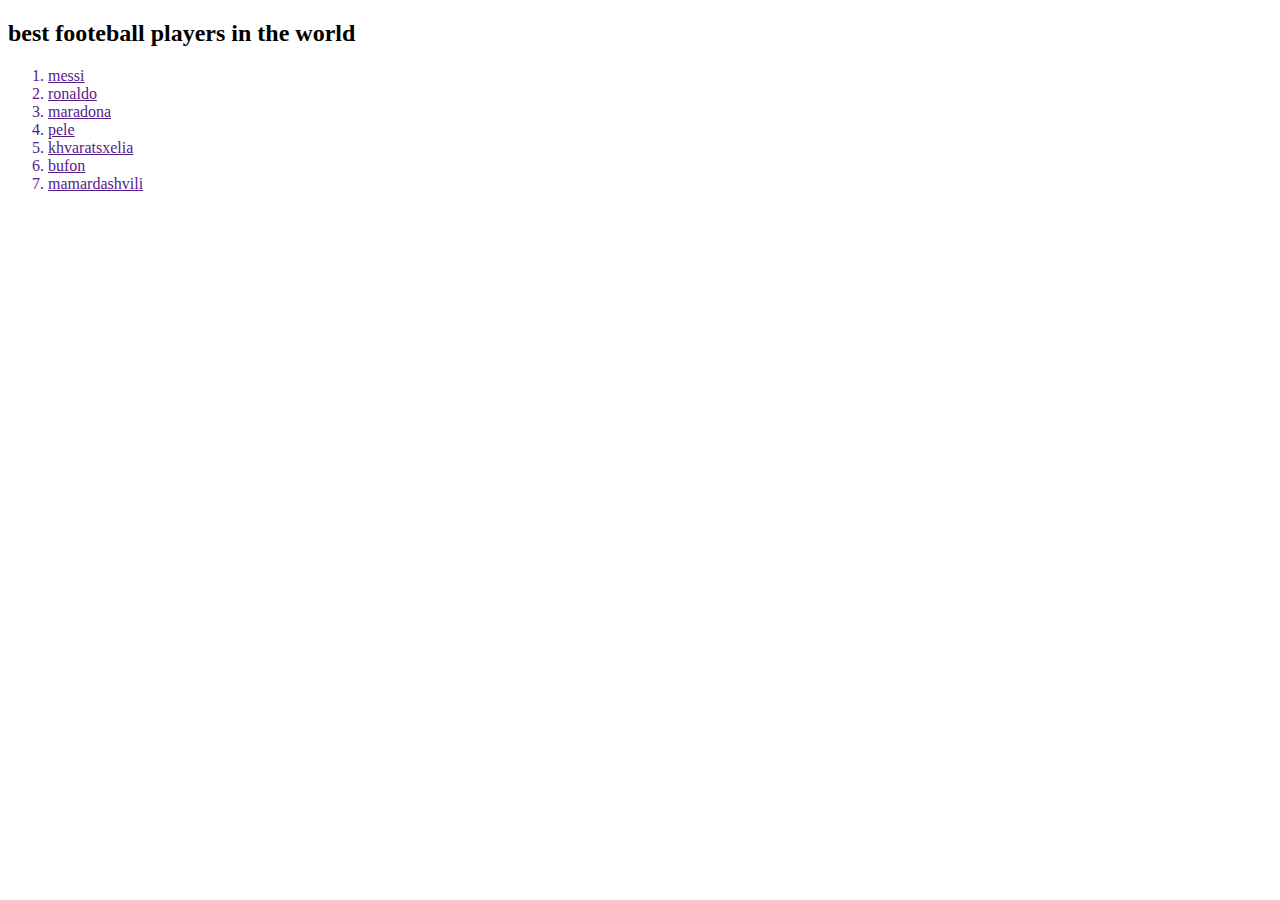
<file: day 013/homework/index.html>
<!DOCTYPE html>
<html lang="en">
<head>
    <meta charset="UTF-8">
    <meta name="viewport" content="width=device-width, initial-scale=1.0">
    <link rel="stylesheet" href="style.css">
    <title>lists</title>
</head>
<body>
    <div class="divclass">
        <div class="divclas2">
            <h2>best footeball players in the world</h2>
            <ol>
                <a href=""><li>messi</li></a>
                <a href=""><li>ronaldo</li></a>
                <a href=""><li>maradona</li></a>
                <a href=""><li>pele</li></a>
                <a href=""><li>khvaratsxelia</li></a>
                <a href=""><li>bufon</li></a>
                <a href=""><li>mamardashvili</li></a>
            </ol>
        </div>
    </div>
</body>
</html>
</file>
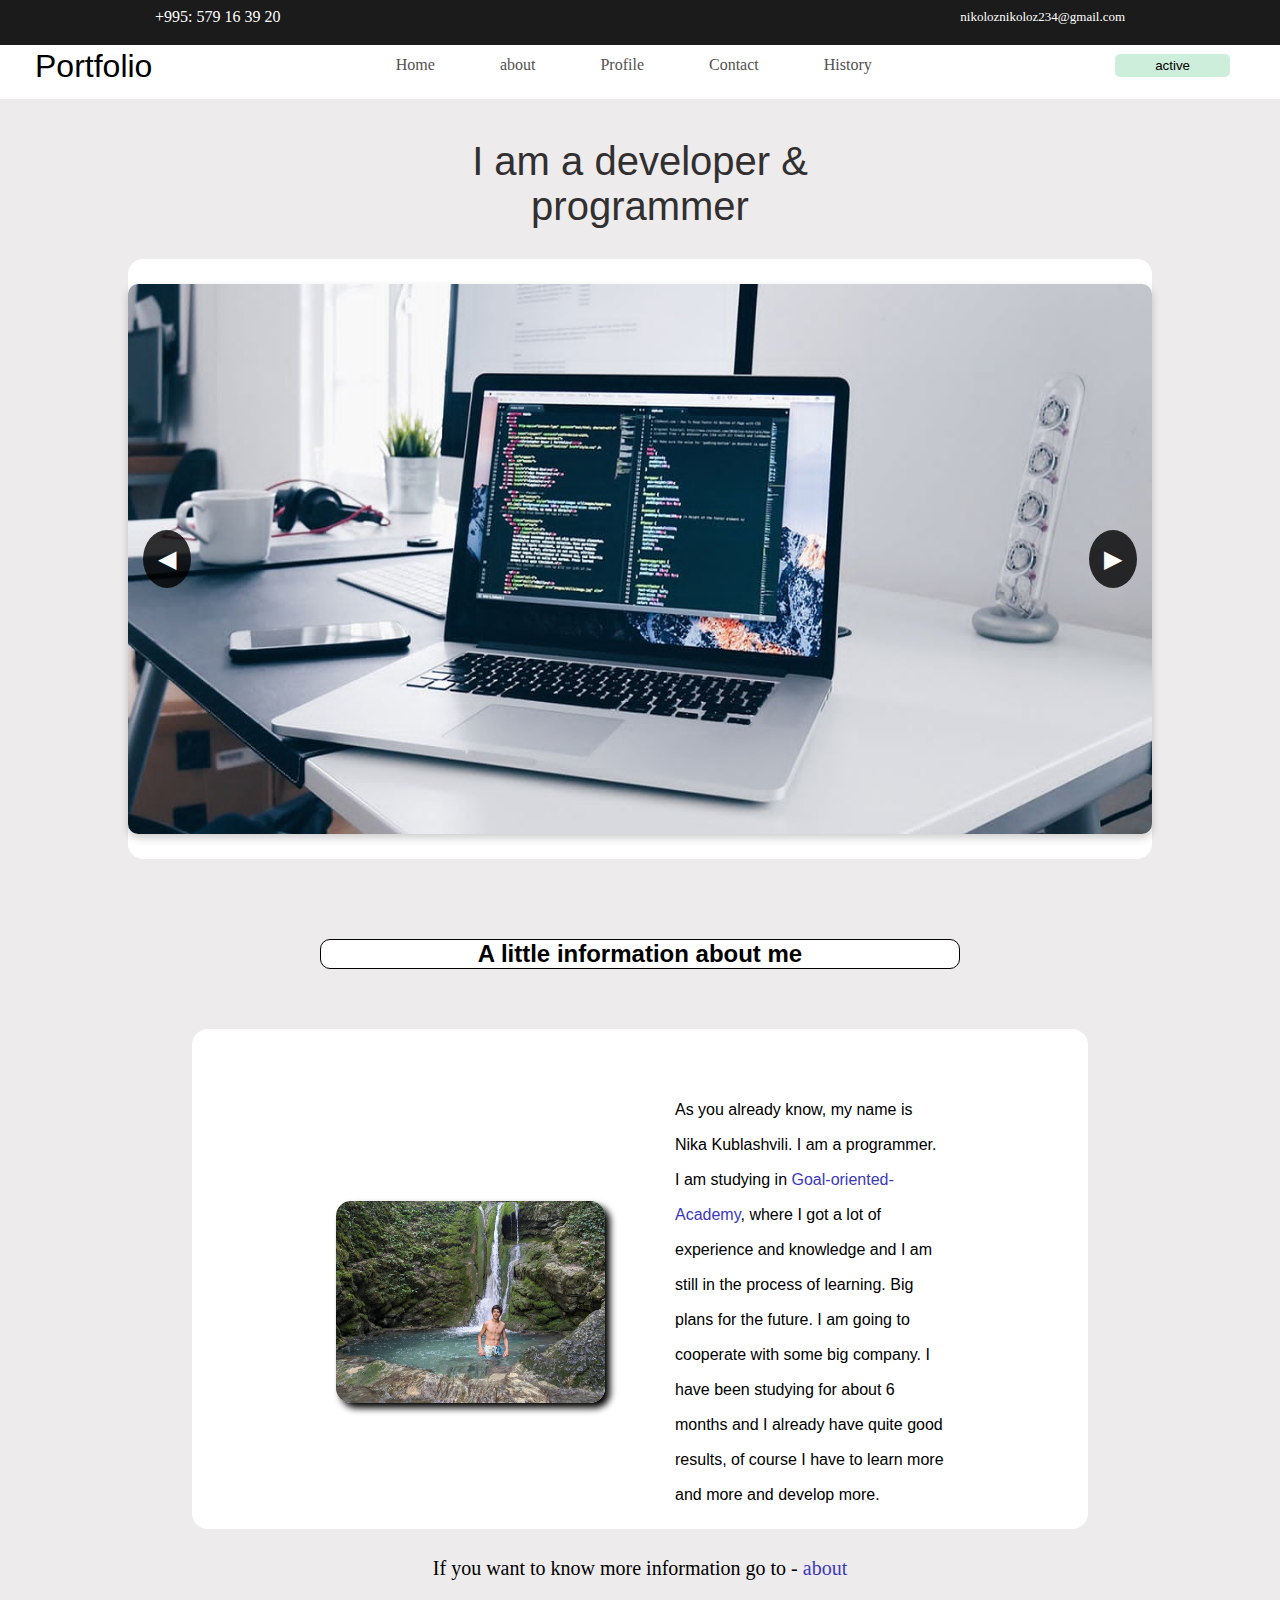
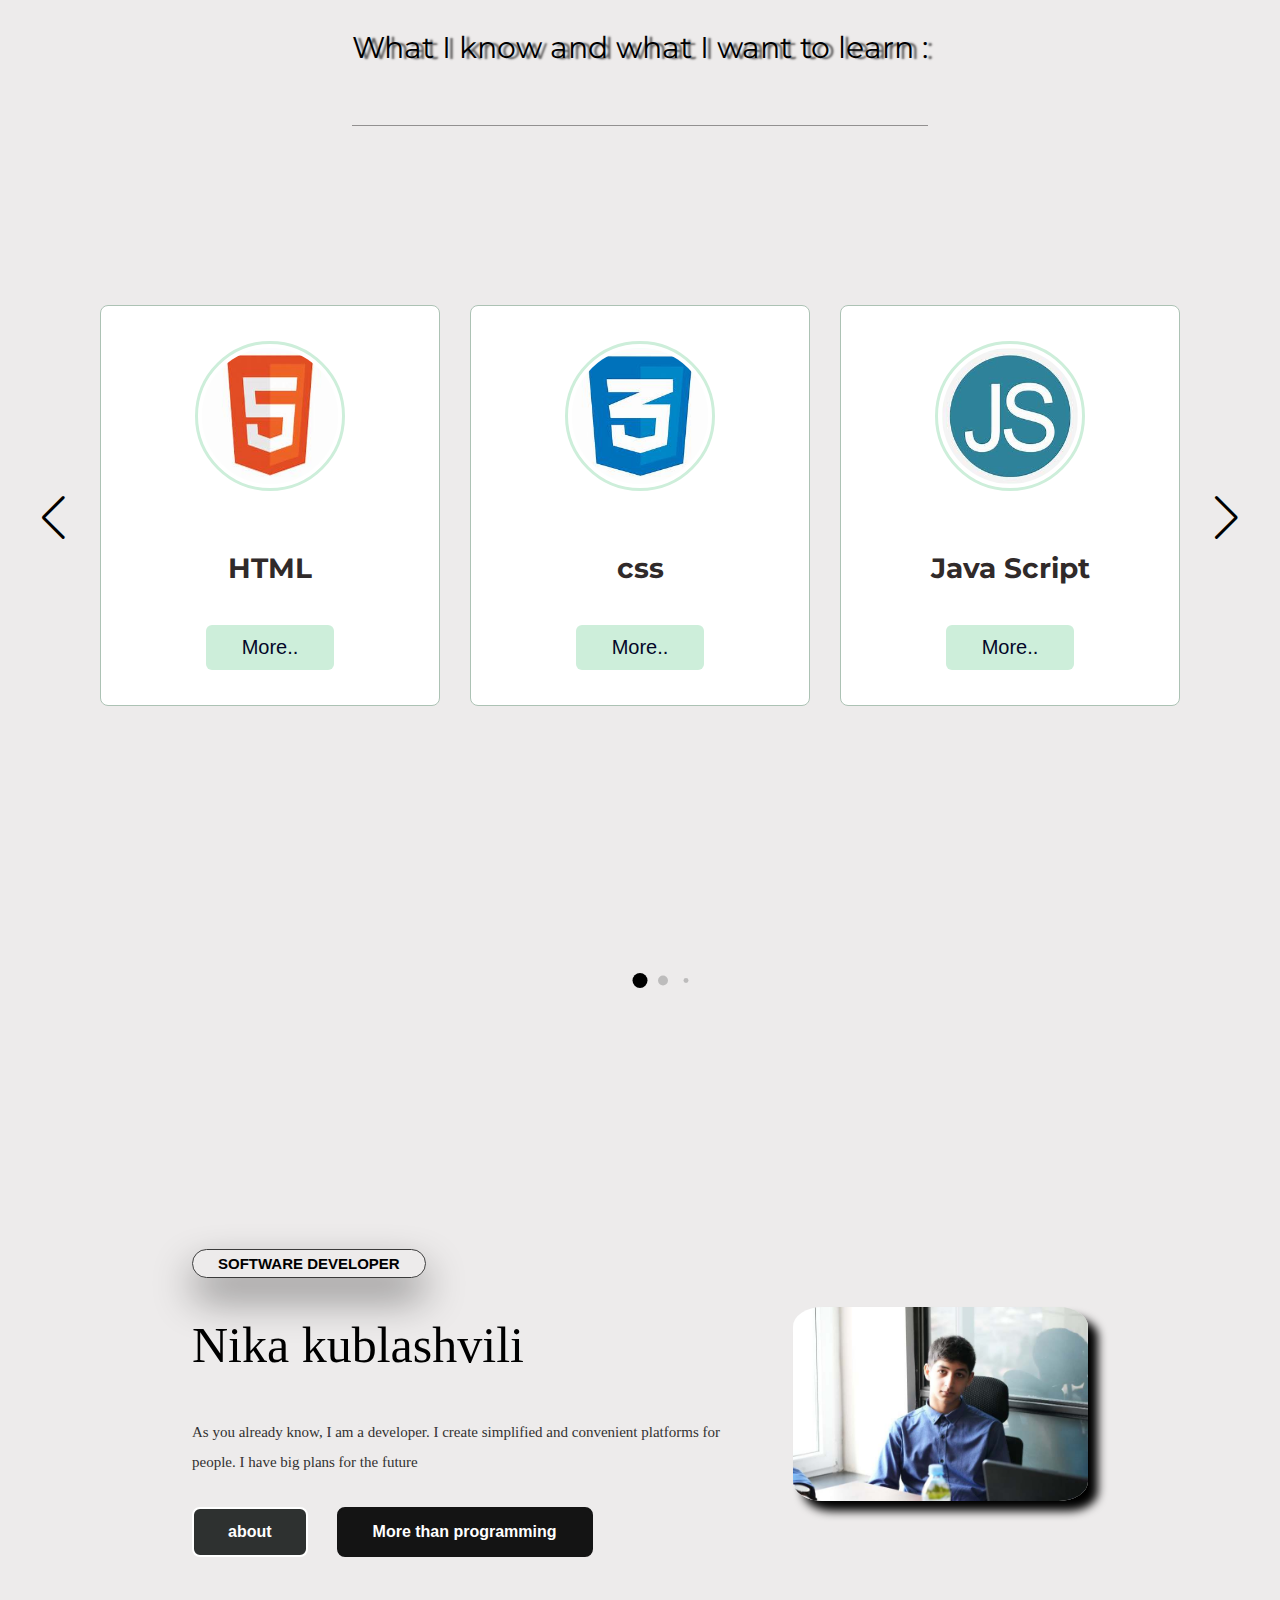
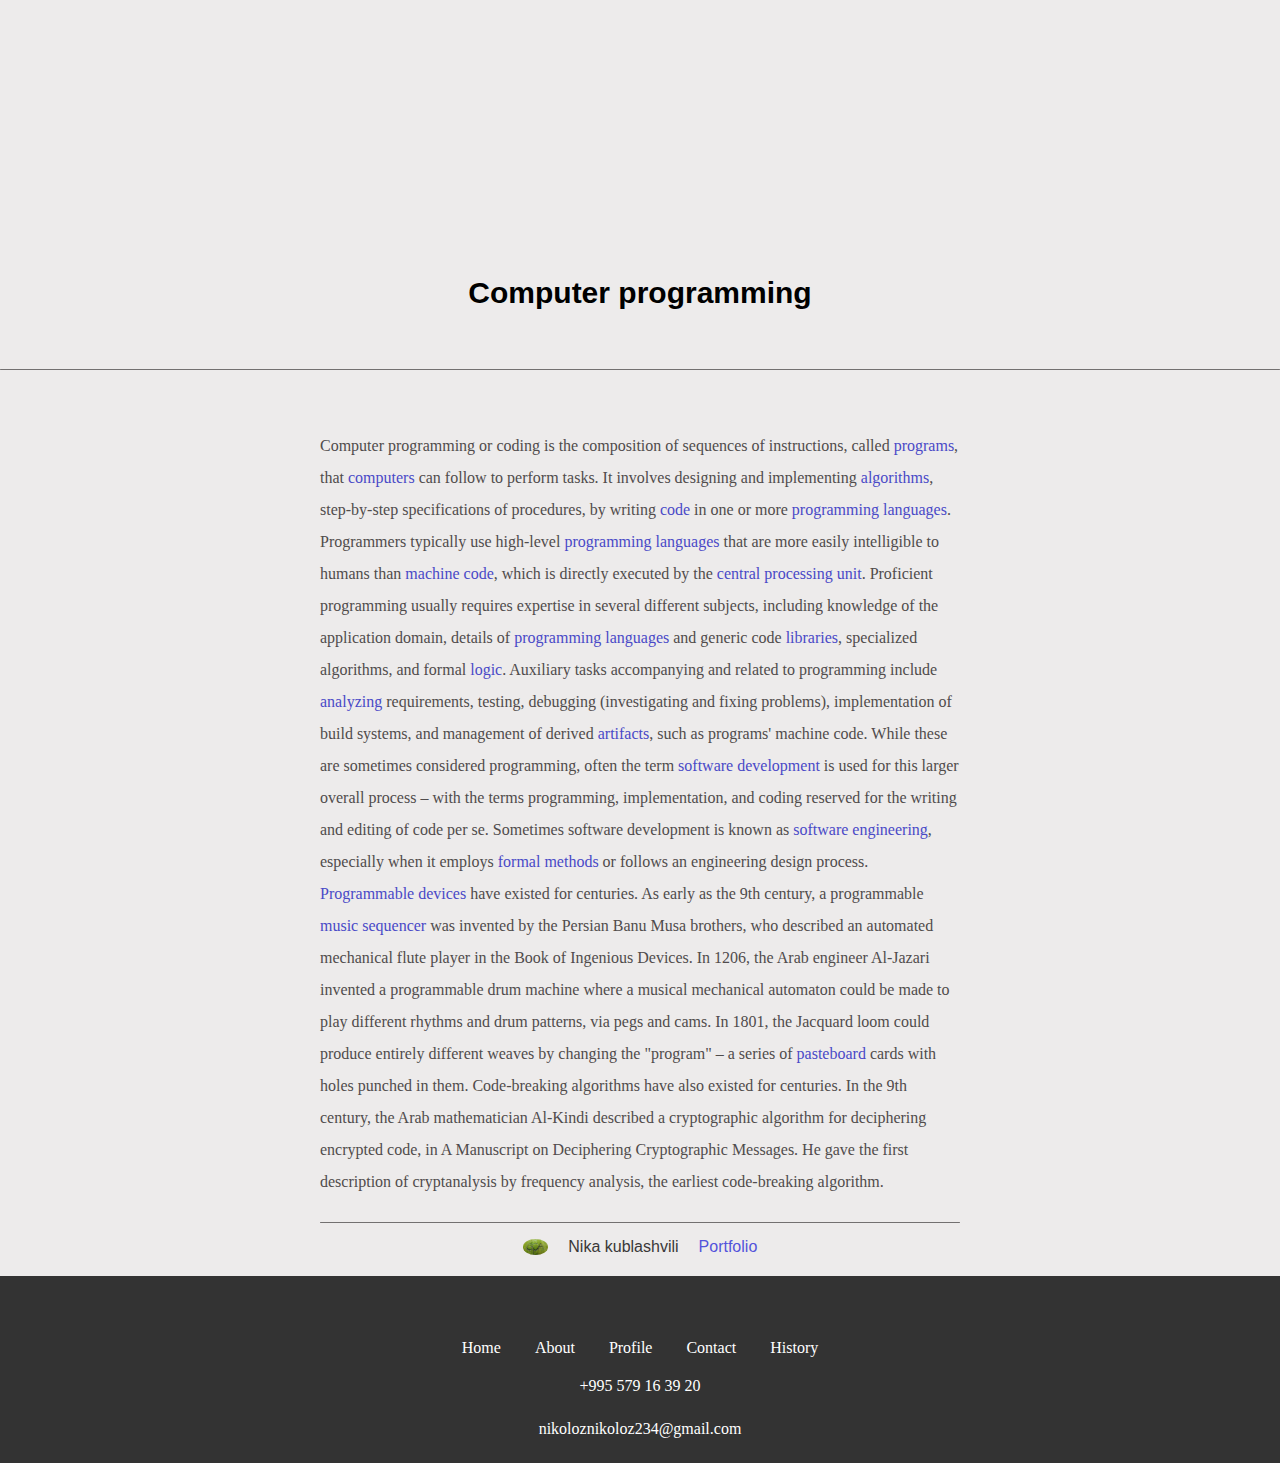
<file: day 015/homework/index.html>
<!DOCTYPE html>
<html lang="en">
<head>
    <meta charset="UTF-8">
    <meta name="viewport" content="width=device-width, initial-scale=1.0">
    <link rel="icon" href="/imgs/448883377_483428941006440_1762105436605255542_n.jpg" type="x-icon">
    <link rel="stylesheet" href="https://cdnjs.cloudflare.com/ajax/libs/font-awesome/6.6.0/css/all.min.css"
    integrity="sha512-Kc323vGBEqzTmouAECnVceyQqyqdsSiqLQISBL29aUW4U/M7pSPA/gEUZQqv1cwx4OnYxTxve5UMg5GT6L4JJg=="
    crossorigin="anonymous" referrerpolicy="no-referrer" />
    <link rel="preconnect" href="https://fonts.googleapis.com">
    <link rel="preconnect" href="https://fonts.gstatic.com" crossorigin>
    <link href="https://fonts.googleapis.com/css2?family=Montserrat:ital,wght@0,100..900;1,100..900&display=swap" rel="stylesheet">
    <link rel="stylesheet" href="https://cdn.jsdelivr.net/npm/swiper@11/swiper-bundle.min.css">
    <link rel="stylesheet" href="style.css">
    <title>Nika Kublashvili</title>
</head>
<body>
    <section class="HeaderUP-container">
        <div class="HeaderUP_container-parent">
            <div class="HeaderUP_container-child">
                <p class="HeaderUP-Number">+995: 579 16 39 20</p>
                <div class="HeaderUP-DIViconPARENT">
                    <a href="https://www.facebook.com/profile.php?id=100074950125640"><i class="fa-brands fa-facebook"></i></a>
                    <a href="https://www.facebook.com/messages/e2ee/t/7140238546072002"><i class="fa-brands fa-facebook-messenger"></i></a>
                    <a href="https://discord.com/channels/@me"><i class="fa-brands fa-discord"></i></a>
                </div>
                <p class="HeaderUP-GMAIL">nikoloznikoloz234@gmail.com</p>
            </div>
        </div>
    </section>
    <header class="Header-container">
        <div class="Header-containerINNER">
            <div class="Header-containerparent">
                <h1 class="Header-containerchildH1">Portfolio</h1>
                <nav class="Header-containerNAV">
                    <ul class="Header-containerNAVul">
                        <li class="Header-containerNAVli">
                            <a class="Header-containerNAVa" href="#">Home</a>
                        </li>
                    </ul>
                    <ul class="Header-containerNAVul">
                        <li class="Header-containerNAVli">
                            <a class="Header-containerNAVa" href="#">about</a>
                        </li>
                    </ul>
                    <ul class="Header-containerNAVul">
                        <li class="Header-containerNAVli">
                            <a class="Header-containerNAVa" href="#">Profile</a>
                        </li>
                    </ul>
                    <ul class="Header-containerNAVul">
                        <li class="Header-containerNAVli">
                            <a class="Header-containerNAVa" href="#">Contact</a>
                        </li>
                    </ul>
                    <ul class="Header-containerNAVul">
                        <li class="Header-containerNAVli">
                            <a class="Header-containerNAVa" href="#">History</a>
                        </li>
                    </ul>
                </nav>
                <div class="Header-containerNAVbuttonPARENT">
                    <button class="Header-containerNAVbutton">active</button>
                </div>
                <!--icon button-->
                <button class="Header-menu-toggle">
                    &#9776; 
                </button>
            </div>
        </div>
    </header>
    <main class="main-container">

        <div class="Main-upTEXTparent">
            <p class="Main-upTEXTchild1">I am a developer &</p>
            <p class="Main-upTEXTchild2">programmer</p>
        </div>
        <div class="DIV-container">
            <div class="slider-underCONTAINER">
        
                <div class="slider">
                    <div class="slides">
                        <img class="slide" src="/day 15/homework/img/foto1.jpg" alt="code_img">
                        <img class="slide" src="/day 15/homework/img/foto2.jpg" alt="code_img">
                        <img class="slide" src="/day 15/homework/img/foto3.jpg" alt="code_img">
                        <img class="slide" src="/day 15/homework/img/foto4.jpg" alt="code_img">
                        <img class="slide" src="/day 15/homework/img/foto5.jpg" alt="code_img">
                    </div>
                    <button class="prev"></button>
                    <button class="next"></button>
                </div>
            </div>
        </div>

        <div class="Little_information-HEADING">
            <h2 class="Little_information-HEADINGitem">
                A little information about me
            </h2>
        </div>
        <div class="little_INFORMATION-containerPARENT">
            <div class="little_INFORMATION-containerCHILD">
                <div class="little_INFORMATION-parent">
                    <img class="little_INFORMATION-containerPARENTimg" src="/day 15/homework/img/me.jpg" alt="My-IMG">
                    <p class="little_INFORMATION-containerPARENTp">As you already know, my name is Nika Kublashvili. I am a programmer.
                    I am studying in <a href="#">Goal-oriented-Academy</a>, where I got a lot of experience and knowledge and I am
                    still in the process of learning. Big plans for the future. I am going to cooperate
                    with some big company. I have been studying for about 6 months and I already have
                    quite good results, of course I have to learn more and more and develop more.</p>
                </div>

                <div class="More_information-DIV">
                    <p class="More_information-ITEM">If you want to know more information go to - <a href="#">about</a></p>
                </div>
            </div>
        </div>

        <div class="program_leangude-headPARENT">
            <p class="program_leangude-headchild">What I know and what I want to learn :</p>
        </div>

        <div class="container swiper">
            <div class="slider-wrapper">
                <div class="card-list swiper-wrapper">
                    <div class="card-item swiper-slide">
                        <img class="user-image" src="/day 15/homework/img/html.jpg" alt="Program languade img">
                        <h2 class="user-name">HTML</h2>
                        <p class="user-profession"><i class="fa-solid fa-check"></i></p>
                        <button class="message-button">More..</button>
                    </div>
    
                    <div class="card-item swiper-slide">
                        <img class="user-image" src="/day 15/homework/img/css.jpg" alt="Program languade img">
                        <h2 class="user-name">css</h2>
                        <p class="user-profession"><i class="fa-solid fa-check"></i></p>
                        <button class="message-button">More..</button>
                    </div>
    
                    <div class="card-item swiper-slide">
                        <img class="user-image" src="/day 15/homework/img/js.jpg" alt="Program languade img">
                        <h2 class="user-name">Java Script</h2>
                        <p class="user-profession"><i class="fa-solid fa-check"></i></p>
                        <button class="message-button">More..</button>
                    </div>
    
                    <div class="card-item swiper-slide">
                        <img class="user-image" src="/day 15/homework/img/python.jpg" alt="Program languade img">
                        <h2 class="user-name">python</h2>
                        <p class="user-profession"><i class="fa-solid fa-check"></i></p>
                        <button class="message-button">More..</button>
                    </div>
    
                
                    <div class="card-item swiper-slide">
                        <img class="user-image" src="/day 15/homework/img/C++.jpg" alt="Program languade img">
                        <h2 class="user-name">c++</h2>
                        <p class="user-profession"><i class="fa-solid fa-x"></i></p>
                        <button class="message-button">More..</button>
                    </div>
    
                    <div class="card-item swiper-slide">
                        <img class="user-image" src="/day 15/homework/img/C.jpg" alt="Program languade img">
                        <h2 class="user-name">C</h2>
                        <p class="user-profession"><i class="fa-solid fa-x"></i></p>
                        <button class="message-button">More..</button>
                    </div>
    
 
                </div>
    
                <div class="swiper-pagination"></div>
                <div class="swiper-slide-button swiper-button-prev"></div>
                <div class="swiper-slide-button swiper-button-next"></div>
            </div>
        </div>
        
        <div class="home">
            <div class="home-text">
                <span>Software Developer</span>
                <p class="FUllname">Nika kublashvili</p>
                <p class="aboutP">As you already know, I am a developer. I create simplified and convenient platforms for people. I have big plans for the future</p>
                <div class="main-btn">
                    <a class="btn" href="#">about</a>
                    <a class="btn two" href="#">More than programming</a>
                </div>
            </div>
    
            <div class="home-img">
                <img src="/day 15/homework/img/me 2.jpg" alt="My-img">
            </div>
        </div>

        <div class="program-historyUPheadPARENT">
            <h3 class="program-historyUPheadchild">
                Computer programming
            </h3>
        </div>

        <div class="program-historyCONTAINER">
            <div class="program-historyPARENT">
                <p class="program-historychild">
                    Computer programming or coding is the composition of sequences of instructions, 
                    called <a href="#">programs</a>, that <a href="#">computers</a> can follow to perform tasks. It involves
                    designing and implementing <a href="#">algorithms</a>, step-by-step specifications of procedures, 
                    by writing <a href="#">code</a> in one or more <a href="#">programming languages</a>. Programmers typically use
                    high-level <a href="#">programming languages</a> that are more easily intelligible to humans than
                    <a href="#">machine code</a>, which is directly executed by the <a href="#">central processing unit</a>. Proficient
                    programming usually requires expertise in several different subjects, including knowledge
                    of the application domain, details of <a href="#">programming languages</a> and generic code <a href="#">libraries</a>,
                    specialized algorithms, and formal <a href="#">logic</a>.
                    Auxiliary tasks accompanying and related to programming include <a href="#">analyzing</a> requirements, 
                    testing, debugging (investigating and fixing problems), implementation of build systems, 
                    and management of derived <a href="#">artifacts</a>, such as programs' machine code. While these are sometimes
                    considered programming, often the term <a href="#">software development</a> is used for this larger overall 
                    process – with the terms programming, implementation, and coding reserved for the writing
                    and editing of code per se. Sometimes software development is known as <a href="#">software engineering</a>,
                    especially when it employs <a href="#">formal methods</a> or follows an engineering design process.
                    <a href="#">Programmable devices</a> have existed for centuries. As early as the 9th century, a programmable <a href="#">music
                    sequencer</a> was invented by the Persian Banu Musa brothers, who described an automated mechanical 
                    flute player in the Book of Ingenious Devices. In 1206, the Arab engineer Al-Jazari invented 
                    a programmable drum machine where a musical mechanical automaton could be made to play different rhythms
                    and drum patterns, via pegs and cams. In 1801, the Jacquard loom could produce entirely different
                    weaves by changing the "program" – a series of <a href="#">pasteboard</a> cards with holes punched in them.
                    Code-breaking algorithms have also existed for centuries. In the 9th century, the Arab mathematician
                    Al-Kindi described a cryptographic algorithm for deciphering encrypted code, in A Manuscript on 
                    Deciphering Cryptographic Messages. He gave the first description of cryptanalysis by frequency
                    analysis, the earliest code-breaking algorithm.
                </p>
            </div>
        </div>

        <script src="https://cdn.jsdelivr.net/npm/swiper@11/swiper-bundle.min.js"></script>
    </main>

    <section>
        <div class="footer-logoDIV">
            <img src="/day 15/homework/img/goa.jpg" alt="My-img">
            <p>Nika kublashvili</p>
            <a href="./index.html">Portfolio</a>
        </div>
    </section>

    <footer class="footer-container">
        <div class="footer-social-links">
            <a href="#"><i class="fa-brands fa-facebook"></i></a>
            <a href="#"><i class="fa-brands fa-facebook-messenger"></i></a>
            <a href="#"><i class="fa-brands fa-square-instagram"></i></a>
            <a href="#"><i class="fa-brands fa-twitter"></i></a>
            <a href="#"><i class="fa-brands fa-square-whatsapp"></i></a>
            <a href="#"><i class="fa-brands fa-discord"></i></a>
        </div>
        <div class="footer-nav-links">
            <a href="./home.html">Home</a>
            <a href="./about.html">About</a>
            <a href="#">Profile</a>
            <a href="./contact.html">Contact</a>
            <a href="#">History</a>
        </div>
        <div class="footer-contact-info">
            <p class="footer-phone">+995 579 16 39 20</p>
            <p class="footer-email">nikoloznikoloz234@gmail.com</p>
        </div>
    </footer>

    <script src="./script.js"></script>
</body>
</html>
</file>
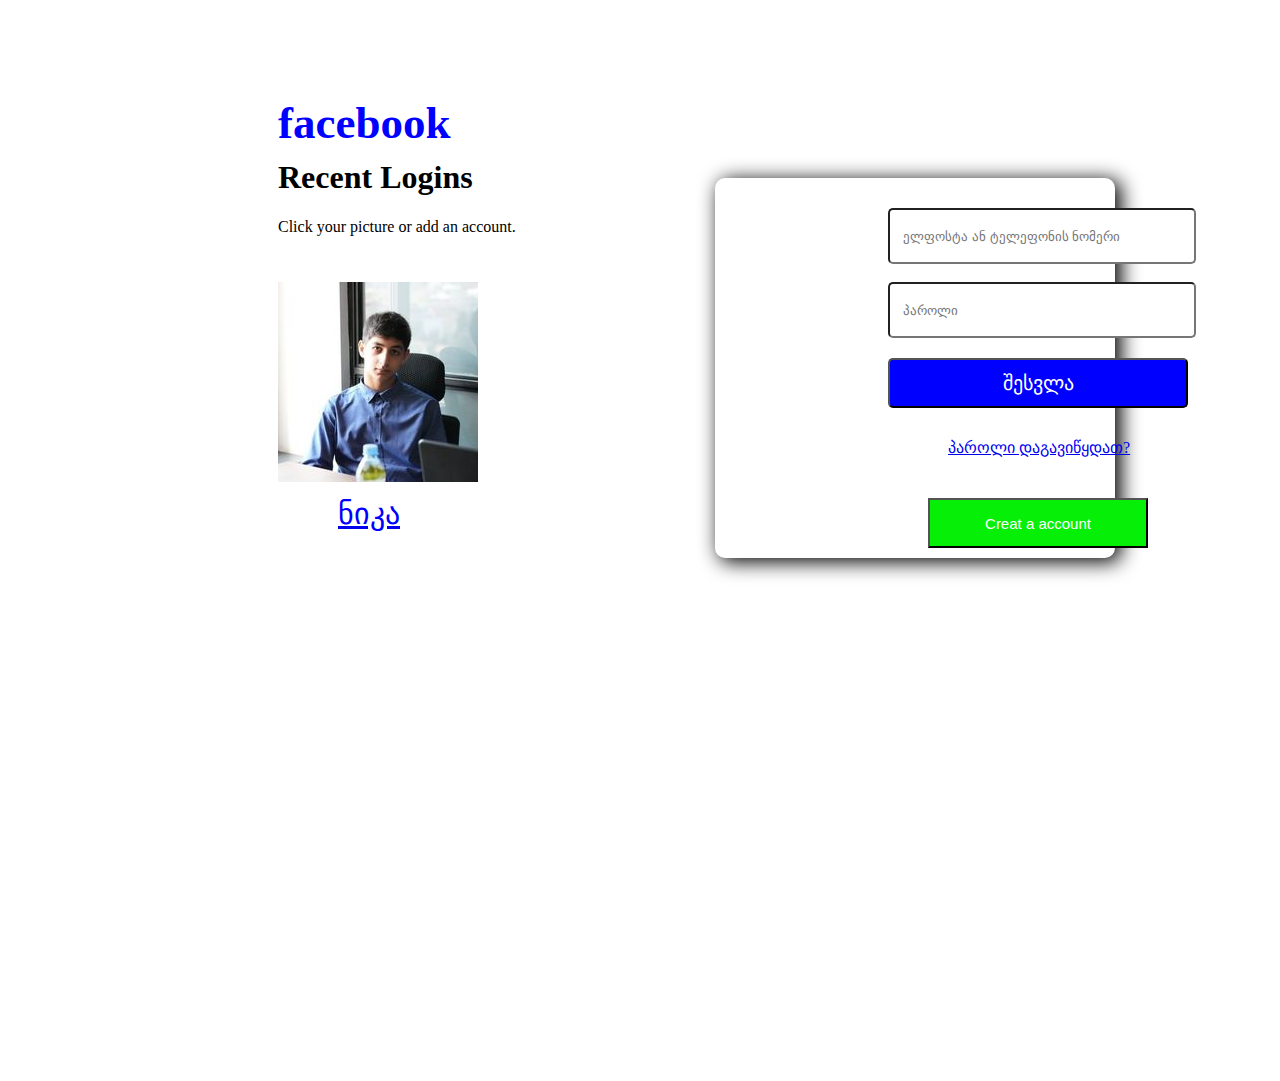
<file: day 017/homework/index.html>
<!DOCTYPE html>
<html lang="en">
<head>
    <meta charset="UTF-8">
    <meta name="viewport" content="width=device-width, initial-scale=1.0">
    <title>Sign in</title>
    <link rel="stylesheet" href="style.css">
</head>
<body>
    <div>
        <input class="number" type="number" placeholder="   ელფოსტა ან ტელეფონის ნომერი">
        <br><br>
    </div>
    <div>
        <input class="password" type="password" placeholder="   პაროლი">
    </div>
    <a href="https://www.facebook.com/"><button class="shesvla">შესვლა</button></a>
    <br><br><br><br><br><br>
    <a href="#"><button class="button">Creat a account</button></a>
    <br>
    <center>
        <div class="charcho"></div>
    </center>
    <a class="class"href="https://www.facebook.com/login/identify/?ctx=recover&ars=facebook_login&from_login_screen=0">პაროლი დაგავიწყდათ?</a>
    <h1 class="facebook">facebook</h1>
    <h1>Recent Logins</h1>
    <p id="text">Click your picture or add an account.</p>
    <a href="https://www.facebook.com/"><img src="/day 17/homework/img/img1.jpg" alt="facebook profile"></a>
    <a href="#"><p class="nika">ნიკა</p></a>
</body>
</html>
</file>
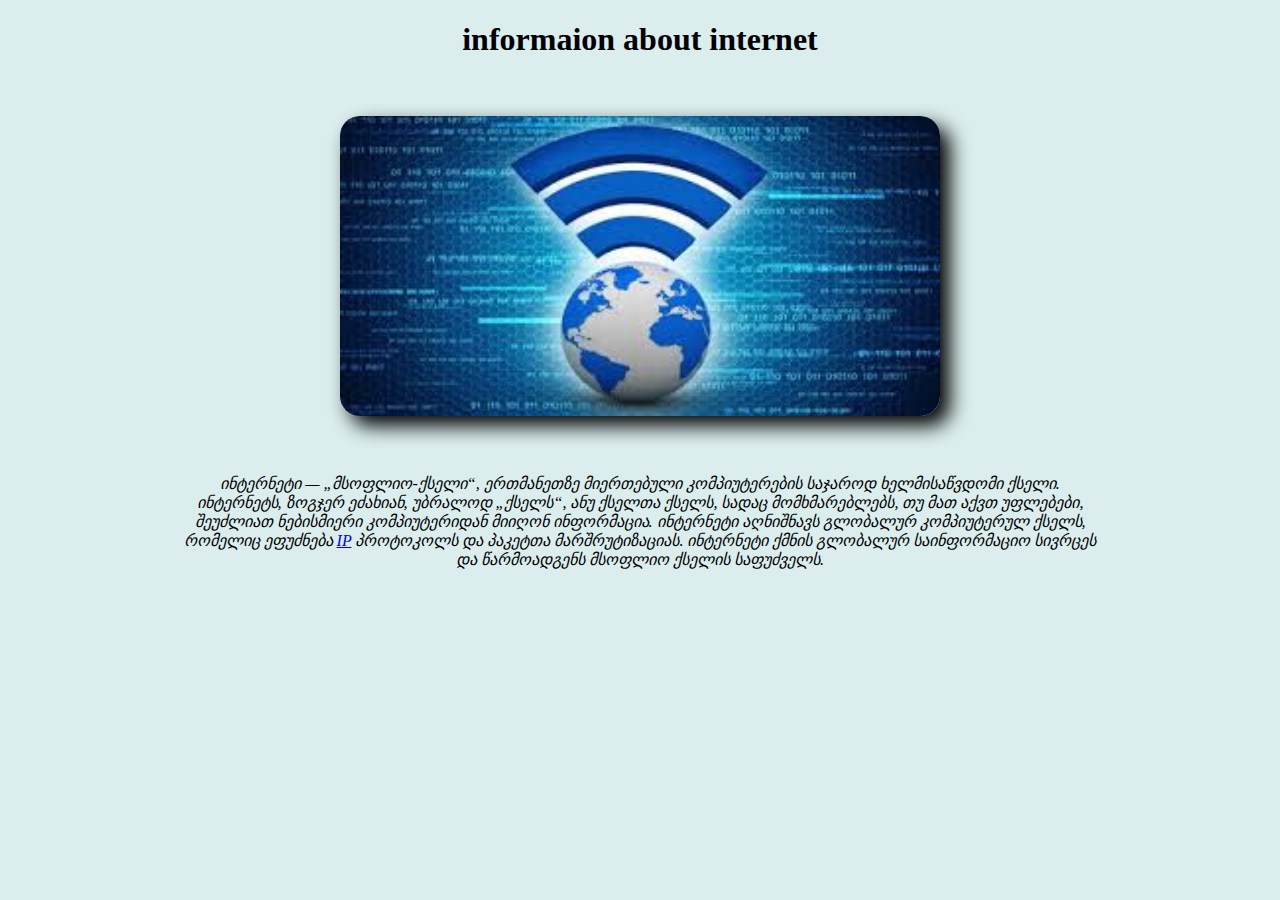
<file: day 031/homework/index.html>
<!DOCTYPE html>
<html lang="en">
<head>
    <meta charset="UTF-8">
    <meta name="viewport" content="width=device-width, initial-scale=1.0">
    <link rel="stylesheet" href="style.css">
    <title>internet</title>
</head>
<body>
    <main>
        <div class="div">
            <h1>informaion about internet</h1>  
            <br><br>
            <img src="/day 31/homework/img/imig.jpg" alt="internet">
            <br><br><br><br>
            <i>ინტერნეტი — „მსოფლიო-ქსელი“, ერთმანეთზე მიერთებული კომპიუტერების საჯაროდ ხელმისაწვდომი ქსელი.<br>ინტერნეტს, ზოგჯერ ეძახიან, უბრალოდ „ქსელს“, ანუ ქსელთა ქსელს, სადაც მომხმარებლებს, თუ მათ აქვთ უფლებები,<br>შეუძლიათ ნებისმიერი კომპიუტერიდან მიიღონ ინფორმაცია. ინტერნეტი აღნიშნავს გლობალურ კომპიუტერულ ქსელს,<br>რომელიც ეფუძნება <a href="https://ka.wikipedia.org/wiki/%E1%83%98%E1%83%9C%E1%83%A2%E1%83%94%E1%83%A0%E1%83%9C%E1%83%94%E1%83%A2_%E1%83%9D%E1%83%A5%E1%83%9B%E1%83%98">IP</a> პროტოკოლს და პაკეტთა მარშრუტიზაციას. ინტერნეტი ქმნის გლობალურ საინფორმაციო სივრცეს<br>და წარმოადგენს მსოფლიო ქსელის საფუძველს.</i>
        </div>
        
    </main>
</body>
</html>
</file>
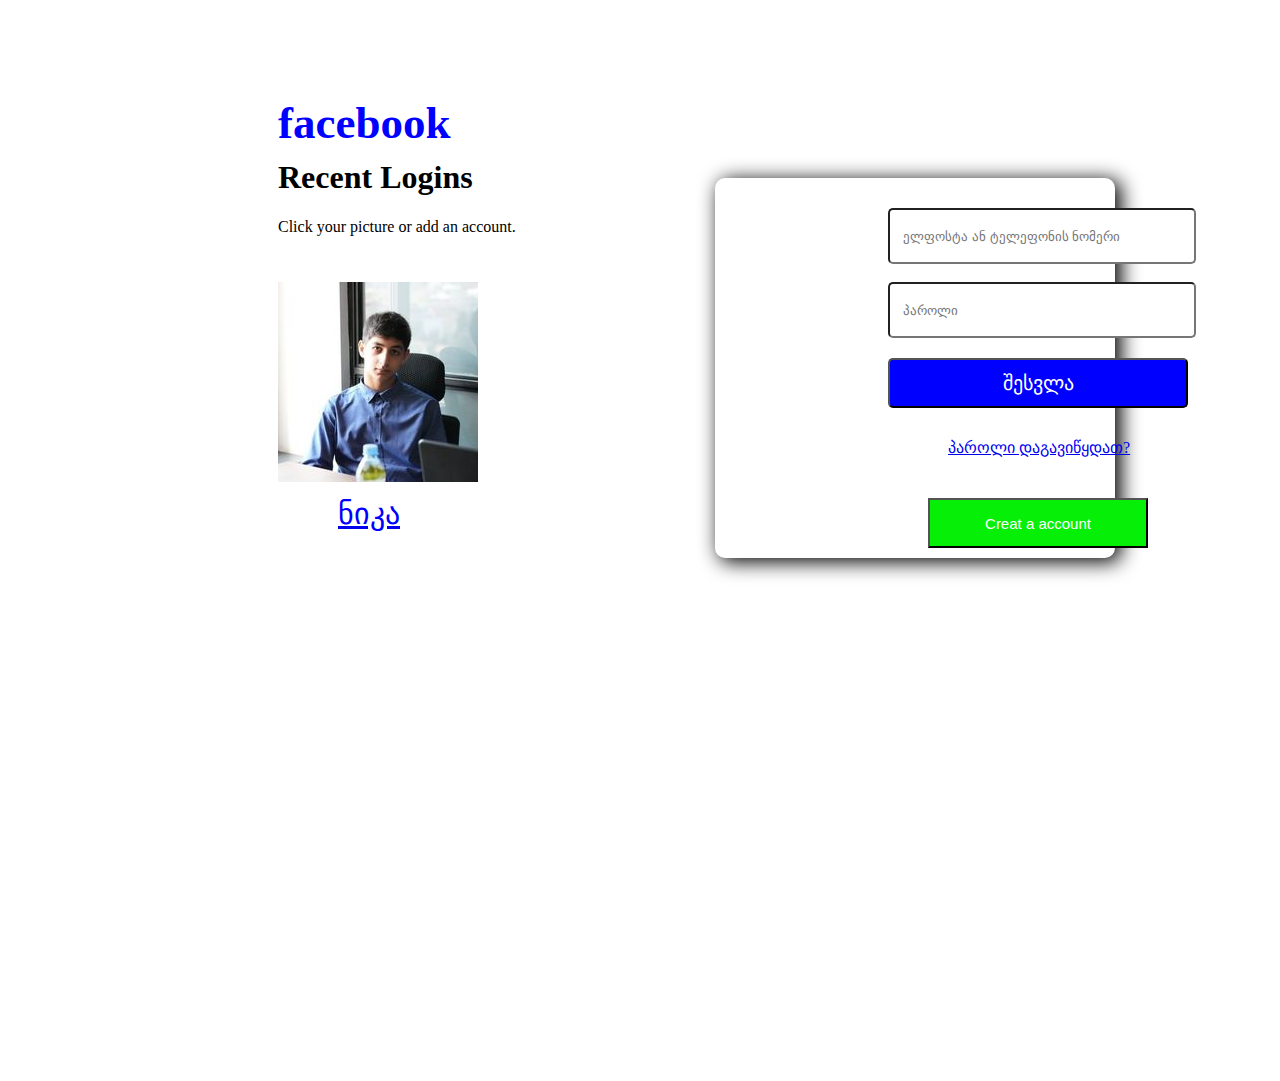
<file: day 035/homework/index.html>
<!DOCTYPE html>
<html lang="en">
<head>
    <meta charset="UTF-8">
    <meta name="viewport" content="width=device-width, initial-scale=1.0">
    <title>Sign in</title>
    <link rel="stylesheet" href="style.css">
</head>
<body>
    <div>
        <input class="number" type="number" placeholder="   ელფოსტა ან ტელეფონის ნომერი">
        <br><br>
    </div>
    <div>
        <input class="password" type="password" placeholder="   პაროლი">
    </div>
    <a href="https://www.facebook.com/"><button class="shesvla">შესვლა</button></a>
    <br><br><br><br><br><br>
    <a href="#"><button class="button">Creat a account</button></a>
    <br>
    <center>
        <div class="charcho"></div>
    </center>
    <a class="class"href="https://www.facebook.com/login/identify/?ctx=recover&ars=facebook_login&from_login_screen=0">პაროლი დაგავიწყდათ?</a>
    <h1 class="facebook">facebook</h1>
    <h1>Recent Logins</h1>
    <p id="text">Click your picture or add an account.</p>
    <a href="https://www.facebook.com/"><img src="/day 35/homework/img/img1.jpg" alt="facebook profile"></a>
    <a href="#"><p class="nika">ნიკა</p></a>
</body>
</html>
</file>
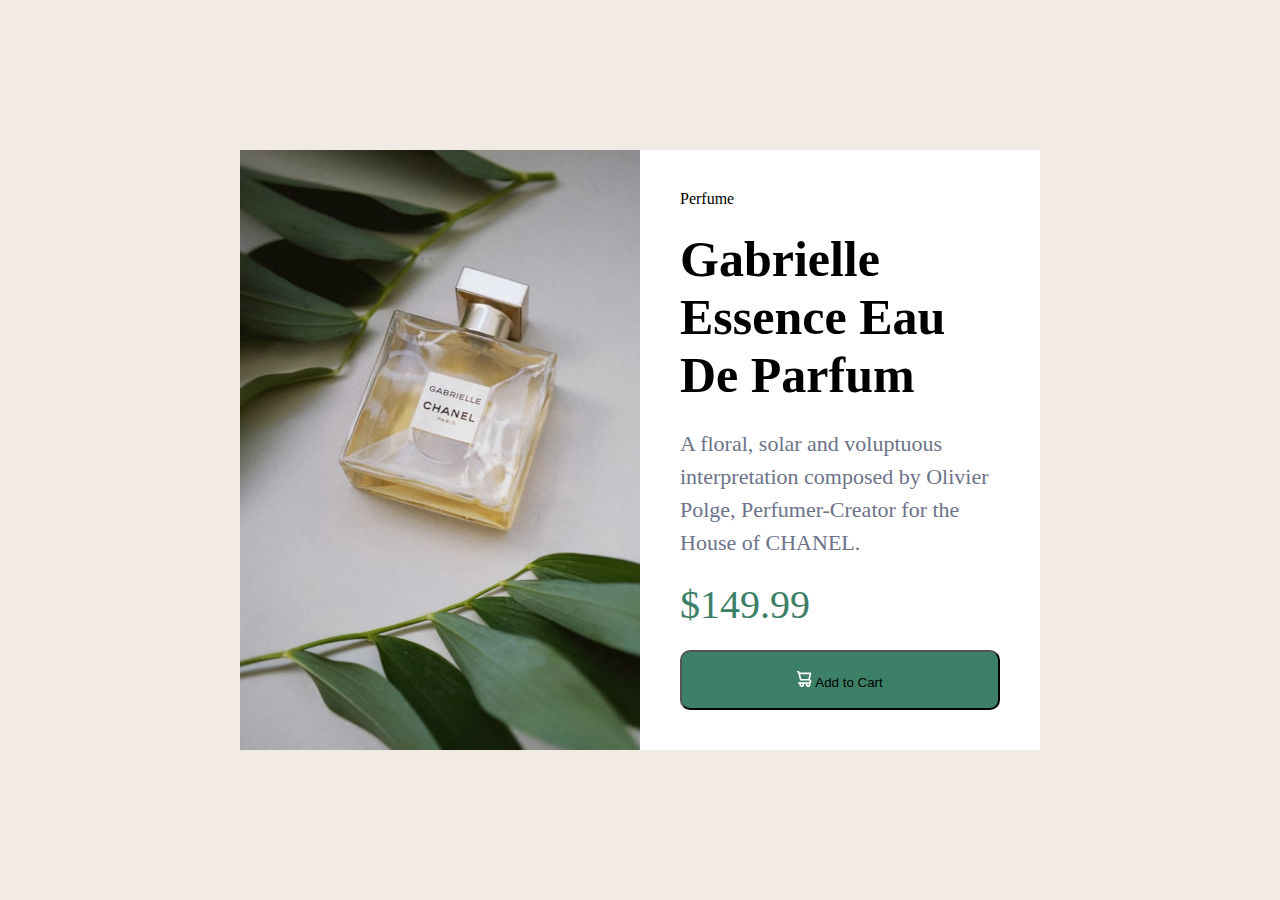
<file: day 047/classwork/index.html>
<!DOCTYPE html>
<html lang="en">
<head>
  <meta charset="UTF-8">
  <meta name="viewport" content="width=device-width, initial-scale=1.0"> <!-- displays site properly based on user's device -->
  <link rel="stylesheet" href="style.css">

  <link rel="icon" type="image/png" sizes="32x32" href="/day 47/homework/favicon-32x32.jpg">
  
  <title>document</title>

</head>
<body>

  <main>
      <img src="image-product-desktop.jpg">
      <section>
        <p>Perfume</p>

        <h2>Gabrielle Essence Eau De Parfum</h2>
      
        <p id="description">A floral, solar and voluptuous interpretation composed by Olivier Polge, 
          Perfumer-Creator for the House of CHANEL.</p>
      
        <div>
          <p>$149.99</p>
        </div>
      
        <button><svg width="15" height="16" xmlns="http://www.w3.org/2000/svg"><path d="M14.383 10.388a2.397 2.397 0 0 0-1.518-2.222l1.494-5.593a.8.8 0 0 0-.144-.695.8.8 0 0 0-.631-.28H2.637L2.373.591A.8.8 0 0 0 1.598 0H0v1.598h.983l1.982 7.4a.8.8 0 0 0 .799.59h8.222a.8.8 0 0 1 0 1.599H1.598a.8.8 0 1 0 0 1.598h.943a2.397 2.397 0 1 0 4.507 0h1.885a2.397 2.397 0 1 0 4.331-.376 2.397 2.397 0 0 0 1.12-2.021ZM11.26 7.99H4.395L3.068 3.196h9.477L11.26 7.991Zm-6.465 6.392a.8.8 0 1 1 0-1.598.8.8 0 0 1 0 1.598Zm6.393 0a.8.8 0 1 1 0-1.598.8.8 0 0 1 0 1.598Z" fill="#FFF"/></svg> Add to Cart</button>
      </section>
  </main>
</body>
</html>
</file>
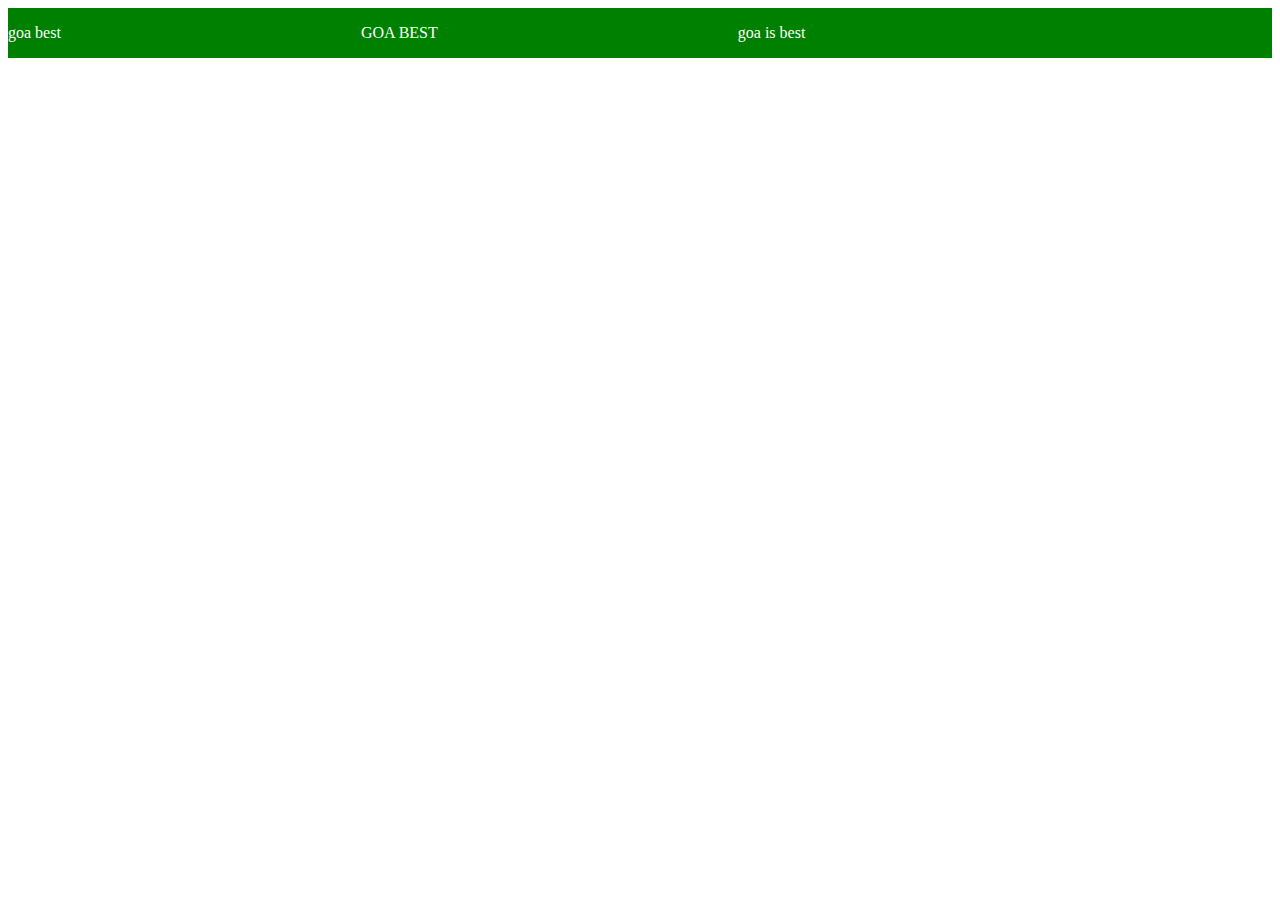
<file: day 059/homework/index.html>
<!DOCTYPE html>
<html lang="en">
<head>
    <meta charset="UTF-8">
    <meta name="viewport" content="width=device-width, initial-scale=1.0">
    <title>Document</title>
</head>
<body>
    <!-- html-ში შექმენით div block და მასში მოათავსეთ სამი პარაგრაფი. js-ში წამოიღეთ ეს div block და შეცვალეთ მისი კუთვნილებები: განლაგება (display), სიგანე, სიმაღლე, ფონის ფერი -->
    <div  id="divi">
        <p class="oaragraf">goa best</p>
        <p class="paragraf2">GOA BEST</p>
        <p class="paragraf3">goa is best</p>
    </div>

    <script src="./script.js"></script>
</body>
</html>
</file>
<file: day 013/homework/style.css>

</file>
<file: day 015/homework/style.css>
body {
    width: 100%;
    height: 100vh;

    background-color: rgb(237, 235, 235);

    font-weight: 200;
    font-style: normal;
}

*,                                  /*************Delete margin and padding**************/
*::before,
*::after{
    margin: 0;
    padding: 0;
    box-sizing: border-box;
}

/**********************************HEADER up container************************/

.HeaderUP-container{
    width: 100%;
    height: 5%;

    background-color: rgb(28, 27, 27);
}

.HeaderUP_container-parent{
    color: white;
}

.HeaderUP_container-child{
    display: flex;
    justify-content:space-around;
    align-items: center;

    padding-top: 8px;
}

.HeaderUP-DIViconPARENT{
    display: flex;

    gap: 30px;
}

.HeaderUP-DIViconPARENT a{
    color: rgb(225, 217, 217);
}

.HeaderUP-DIViconPARENT i{
    cursor: pointer;
}

.HeaderUP-DIViconPARENT i:hover{
    color: white;
}

.HeaderUP-GMAIL{
    font-size: 13px;
}


/*****************************Header****************************/

.Header-container{
    width: 100%;
    height: 6%;

    background-color: white;
    position: sticky;
    top: 0;

    z-index: 1000;
}

.Header-containerINNER{
    color: black;
}

.Header-containerparent{
    display: flex;
    justify-content: space-between;
    align-items: center;
}

.Header-containerchildH1{
    padding-left: 35px;
    padding-top: 3px;

    font-weight: 300;
    font-family:sans-serif;

    cursor: pointer;
}


                                 /*******************Header-containerNAV Style**********************8*/

.Header-containerNAV{
    display: flex;
    justify-content: center;
    align-items: center;

    gap: 65px;
}

.Header-containerNAVul{
    list-style-type: none;
}

.Header-containerNAVli a{
    text-decoration: none;
}

.Header-containerNAVa{
    position: relative;

    color: rgb(83, 81, 81);
}

.Header-containerNAVa:hover{
    color: black;
}

.Header-containerNAVli a::after{
    content: '';

    width: 100%;
    height: 2px;

    position: absolute;
    border-radius: 8px;

    left: 0;
    bottom: -6px;
    background-color: black;

    transform: scaleX(0);
    transition: 0.5s;
}

.Header-containerNAVli a:hover::after{
    transform: scaleX(1);
}


/*************************Header Button*********************/

.Header-containerNAVbuttonPARENT{
    padding-right: 50px;
}

.Header-containerNAVbutton{
    padding: 4px 40px;
    
    border-radius: 5px;
    border: none;

    background-color: #cdeeda;
    cursor: pointer;
}

.Header-containerNAVbutton:hover{
    background-color: #dbf5e5;
}


/***********************navigation icon*****************************/

.Header-menu-toggle {
    display: none;
    font-size: 24px;
    background: none;
    border: none;
    cursor: pointer;
}

/*******************************MAIN ************************************/

                          /********************Main up-TEXT**************************/

.main-container{
    padding-top: 15px;
}

.Main-upTEXTparent{
    display: flex;
    flex-direction: column;
    justify-content: center;
    align-items: center;

    font-size: 40px;
    font-family:'Lucida Sans', 'Lucida Sans Regular', 'Lucida Grande', 'Lucida Sans Unicode', Geneva, Verdana, sans-serif;
    font-weight: 300;

    padding-top: 25px;
    cursor: pointer;

    color: rgb(49, 47, 47);
}

                        /********************Main slider content**********************************/


.DIV-container{
    display: flex;
    justify-content: center;

    padding-top: 30px;
}                        

.slider-underCONTAINER{
    width: 80%;
    height: 600px;

    background-color: white;
    border-radius: 15px;

    display: flex;
    justify-content: center;
    align-items: center;
}

/* .Main-sliderPARENT{
    width: 85%;

    border-radius: 16px;
    box-shadow: 5px 5px 8px black;
} */

                     /*************************slider style***********************/

.slider {
    position: relative;

    width: 100%;
    max-width: 1100px;

    margin: auto;

    overflow: hidden;

    border-radius: 10px;
    box-shadow: 0 4px 8px rgba(0, 0, 0, 0.2);
}

.slides {
    display: flex;

    transition: transform 0.5s ease-in-out;
}

.slide {
    min-width: 100%;

    box-sizing: border-box;

    height: 550px;

    background-size: cover;
    background-position: center;
}

.prev, .next {
    position: absolute;

    top: 50%;

    transform: translateY(-50%);
    background-color: rgba(0, 0, 0, 0.8);

    color: white;

    border: none;
    cursor: pointer;

    padding: 15px;
    font-size: 24px;

    border-radius: 50%;

    z-index: 100;
    
    transition: background-color 0.3s;
}

.prev {
    left: 15px;
}

.next {
    right: 15px;
}

.prev::before {
    content: '◀';
}

.next::before {
    content: '▶';
}

@media (max-width: 600px) {
    .slide {
        height: 300px;
    }
    .prev, .next {
        padding: 10px;
        font-size: 20px;
    }
}

/********************************************Little information******************************/

                            /***********HEad***********/

.Little_information-HEADING{
    display: flex;
    justify-content: center;
    align-items: center;

    padding-top: 80px;
    cursor: pointer;
}

.Little_information-HEADINGitem{
    width: 50%;

    text-align: center;
    background-color: white;

    border-radius: 10px;
    border: 1px solid black;

    font-family:'Lucida Sans', 'Lucida Sans Regular', 'Lucida Grande', 'Lucida Sans Unicode', Geneva, Verdana, sans-serif;
}

                           /***********container***********/

.little_INFORMATION-containerPARENT{
    display: flex;
    justify-content: center;
    align-items: center;

    padding-top: 60px;
}

.little_INFORMATION-containerCHILD{
    width: 70%;
    height: 500px;

    background-color: white;
    border-radius: 16px;
}

.little_INFORMATION-parent{
    display: flex;
    justify-content: center;
    align-items: center;

    gap: 70px;

    padding-top: 7%;
}

.little_INFORMATION-containerPARENTimg{ 
    width: 30%;

    border-radius: 15px;
    cursor: pointer;

    box-shadow: 5px 5px 7px black;
}

.little_INFORMATION-containerPARENTp{
    width: 30%;

    line-height: 35px;
    font-family:'Segoe UI', Tahoma, Geneva, Verdana, sans-serif;
    font-weight: 400;
}

.little_INFORMATION-containerPARENTp a{
    text-decoration: none;
    color: rgb(59, 56, 191);
}

.little_INFORMATION-containerPARENTp a:hover{
    color: rgb(25, 23, 138);
}

.little_INFORMATION-containerPARENTp a:active{
    color: rgb(6, 5, 82);
}



                    /*********************More information***************************/


.More_information-DIV{
    display: flex;
    justify-content: center;
    align-items: center;

    padding-top: 45px;

    cursor: pointer;
}

.More_information-ITEM{
    font-size: 20px;
}

.More_information-ITEM a{
    text-decoration: none;
    color: rgb(59, 56, 191);
}

.More_information-ITEM a:hover{
    color: rgb(25, 23, 138);
}


/**********************************Program leangude up head********************************/

.program_leangude-headPARENT{
    display: flex;
    justify-content: center;
    align-items: center;

    padding-top: 100px;
}

.program_leangude-headchild{
    position: relative;

    font-size: 30px;
    font-family: "Montserrat", sans-serif;
    font-weight: 400;

    text-shadow: 5px 1px 2px#5d5b5b;
}

.program_leangude-headchild::after{
    content: '';

    width: 100%;
    height: 1px;

    position: absolute;

    left: 0;
    bottom: -60px;

    background-color: rgb(146, 144, 144);
}


/*************************************container coursive slider************************************/

.slider-wrapper {
    overflow: hidden;

    max-width: 1200px;
    margin: 0 70px 55px;
}

.container {
    font-family: "Montserrat", sans-serif;

    display: flex;
    justify-content: center;
    align-items: center;

    min-height: 100vh;
    margin: 30px;
}

.slider-wrapper {
    width: 100%;
    max-width: 1200px; 
}

.card-list .card-item {
    color: #cdeeda;

    user-select: none;

    width: 400px;

    padding: 35px;

    display: flex;
    flex-direction: column;
    align-items: center;
    justify-content: center;
    gap: 20px;

    border-radius: 8px;
    backdrop-filter: blur(30px);
    background-color: #ffffffff;
    border: 1px solid  #acc2b4;
}

.card-list .card-item .user-image {
    width: 150px;
    height: 150px;

    border-radius: 50%;
    margin-bottom: 40px;

    border: 3px solid #cdeeda;
    padding: 4px;
}

.card-list .card-item {
    font-size: 1.15rem;

    color:rgb(48, 42, 42);

    font-weight: 500;
    margin: 14px 0 40px;
}

.card-list .card-item .message-button {
    font-size: 1.25rem;

    padding: 10px 35px;
    color: #030728;

    border-radius: 6px;
    font-weight: 500;
    cursor: pointer;

    background-color: #cdeeda;
    border: 1px solid transparent;
    transition: 0.2s ease;
}

.card-list .card-item .message-button:hover {
    background: rgba(255, 255, 255, 0.1);
    border: 2px solid #cdeeda;
    color: #4a4f4c;
}

.swiper-pagination {
    bottom: 40px;
}

.swiper-pagination-bullet {
    background: #cdeeda;
}

.swiper-pagination-bullet-active {
    background: #000;
}


.slider-wrapper .swiper-pagination-bullet {
    background: black;
    height: 15px;
    width: 15px;
}

.slider-wrapper .swiper-slide-button{
    color: black;
    margin-top: -50px;
}

.slider-wrapper .swiper-slide-button:hover{
    color: #4659ff;
}


@media (max-width: 768px) {
    .slider-wrapper {
        margin: 0 10px 40px;
    }

    .slider-wrapper .swiper-slide-button {
        display: none;
    }
}

/****************************About me main*******************/

.home {
    position: relative;

    bottom: 70px;

    width: 100%;
    height: 100vh;

    display: flex;
    justify-content: space-between;
    align-items: center;

    gap: 70px;

    padding: 0 15%;
}

.home-img {
    width: 420px;
}

.home-img img {
    width: 100%;
    box-shadow: 10px 10px 10px;
    border-radius: 10%;
}

.home-text span{
    padding: 5px 25px;

    background-color: linear-gradient(130.08deg, #383528 0%, #191919 100%);

    box-shadow: 0px 20px 40px #00000070;

    border: 1px solid #3b3b3b;

    border-radius: 100px;

    font-weight: 700;
    font-size: 15px;
    font-family: 'Lucida Sans', 'Lucida Sans Regular', 'Lucida Grande', 'Lucida Sans Unicode', Geneva, Verdana, sans-serif;

    text-transform: uppercase;
}

.FUllname{
    margin: 43px 0;

    font-size: 50px;
}
 
.aboutP{
    font-size: 15px;

    font-weight: 400;
    color: #323131;

    line-height: 30px;
    margin-bottom: 30px;
}

.btn{
    display: inline-block;

    padding: 14px 34px;

    background-color: #2e3130;
    color: white;

    border: 2px solid ;

    font-size: 16px;
    font-weight: 600;   
    font-family: 'Lucida Sans', 'Lucida Sans Regular', 'Lucida Grande', 'Lucida Sans Unicode', Geneva, Verdana, sans-serif;

    border-radius: 8px;

    transition: all 0.6s ease-in-out;
}

.btn:hover{
    transform: translateY(-7px);
    border: 1px solid black;
    background-color: transparent;
    color: black;
}

.two{
    background: #141414;

    border: 2px solid #141414;

    color: white;
    margin-left: 25px;
}

.two:hover {
    color: black;

    border: 2px solid #141414;
}

.main-btn a{
    text-decoration: none;
}

            /*******************ABout me main RESPONSIVE*********/

@media (max-width: 970px) {
    .btn {
        font-size: 10px;
    }
}

@media (max-width: 950px) {
    .home {
        padding: 70px 4%;

        height: auto;
        display: flex;
        flex-wrap: wrap;
    }

    .home-text {
        order: 2;
    }

    .home-img{
        margin: auto;
        height: auto;
        width: auto;
    }

    .home-img img {
        max-width: 450px;
        width: 100%;
        height: auto;
    }
}

@media (max-width: 514px) {
    .home-img {
        width: 60%;
    }

    .home-text {
        font-size: 20px;
    }
}

@media (max-width: 418px) {
    .FUllname {
        font-size: 30px;
    }

    .btn {
        padding: 10px 10px;
    }
}

@media (max-width: 315px) {
    .btn {
        padding: 5px 3px;
    }
}

@media (max-width: 286px) {
    .btn {
        padding: 5px 2px;
    }

    .two {
        margin-left: 5px;
    }
}

/*************************Program big text head****************************/

.program-historyUPheadPARENT{
    display: flex;
    justify-content: center;
    align-items: center;

    position: relative;
    bottom: 120px;

    padding-top: 70px;
}

.program-historyUPheadchild {
    font-size: 30px;
    font-family: 'Lucida Sans', 'Lucida Sans Regular', 'Lucida Grande', 'Lucida Sans Unicode', Geneva, Verdana, sans-serif;
}

.program-historyUPheadchild::after{
    content: '';

    width: 100%;
    height: 1px;

    position: absolute;

    left: 0px;
    bottom: -60px;

    border-radius: 16px;
    background-color: rgb(115, 112, 112);
}

/********************Programin BIG text *****************************/

.program-historyCONTAINER {
    display: flex;
    justify-content: center;
    align-items: center;
}

.program-historyPARENT{
    width: 50%;
}

.program-historychild{
    position: relative;

    color: rgb(80, 76, 76);

    line-height: 32px;
}

.program-historychild::after{
    content: '';

    width: 100%;
    height: 1px;

    position: absolute;

    left: 0;
    bottom: -25px;

    border-radius: 16px;
    background-color: rgb(115, 112, 112);
}

.program-historychild a{
    color: rgb(73, 73, 199);
    text-decoration: none;
}

.program-historychild a:hover{
    text-decoration: underline;
}

/***********************FOTER logo***************************/
                                        

                    /***************************logo**************************/

.footer-logoDIV{
    display: flex;
    justify-content: center;
    align-items: center;

    gap: 20px;

    padding-top: 40px;
}

.footer-logoDIV img {
    width: 2%;
    border-radius: 50%;
}

.footer-logoDIV p {
    font-family: 'Lucida Sans', 'Lucida Sans Regular', 'Lucida Grande', 'Lucida Sans Unicode', Geneva, Verdana, sans-serif;
    color:rgb(58, 56, 56);
}

.footer-logoDIV a{
    text-decoration: none;
    font-family: 'Lucida Sans', 'Lucida Sans Regular', 'Lucida Grande', 'Lucida Sans Unicode', Geneva, Verdana, sans-serif;
    color: rgb(83, 83, 219);
}

.footer-logoDIV a:hover{
    color: rgb(40, 40, 201);
}


/*************************FOTER link ***********************************/


.footer-container {
    background-color: #333;

    color: #fff;

    padding: 20px;
    text-align: center;
    margin-top: 20px;
}

.footer-social-links a {
    color: #fff;

    margin: 0 10px;

    font-size: 20px;

    transition: color 0.3s;
}

.footer-social-links a:hover {
    color: #f0f0f0;
}

.footer-nav-links {
    margin: 20px 0;
}

.footer-nav-links a {
    color: #fff;

    margin: 0 15px;

    text-decoration: none;
    font-size: 16px;

    transition: color 0.3s;
}

.footer-nav-links a:hover {
    color: #f0f0f0;
}

.footer-contact-info p {
    margin: 5px 0;
}

.footer-email {
    padding-top: 20px;
}

/***********************************FOOTER responsive********************************/


@media (max-width: 768px) {
    .footer-container {
        padding: 15px;
    }

    .footer-social-links {
        margin-bottom: 15px;
    }

    .footer-nav-links a {
        display: block;
        margin: 10px 0;
    }

    .footer-contact-info p {
        font-size: 14px;
    }
}

@media (max-width: 480px) {
    .footer-social-links a {
        font-size: 18px;
    }

    .footer-nav-links a {
        font-size: 14px;
    }
}


/************************* RESPONSIVE ************************/

@media (max-width: 1050px) {
    .little_INFORMATION-containerPARENTp {
        font-size: 10px;
    }
}

@media (max-width: 865px) {
    .Header-containerNAVa {
        font-size: 13px;
    }

    .Header-containerchildH1{
        font-size: 25px;
    }

    .Header-containerparent{
        padding-top: 5px;
    }

    .HeaderUP-Number{
        font-size: 13px;
    }

    .HeaderUP-GMAIL{
        font-size: 12px;
    }
}

@media (max-width: 795px) {
    .little_INFORMATION-containerPARENTp {
        font-size: 10px;
        line-height: 25px;
    }

    .Header-containerNAVbutton {
        font-size: 10px;
    }

    .Header-containerNAV {
        gap: 25px;
    }
}

@media (max-width: 583px) {
    .Main-upTEXTparent{
        font-size: 30px;
    }

    .Little_information-HEADINGitem{
        font-size: 15px;
    }

    .program_leangude-headchild{
        font-size: 20px;
    }

    .More_information-ITEM{
        font-size: 15px;
        padding-top: 50px;
    }

    .little_INFORMATION-containerPARENTp{
        line-height: 20px;
        width: 150px;
    }

    .footer-logoDIV img{
        width: 5%;
    }

    .HeaderUP-DIViconPARENT{
        font-size: 13px;
        gap: 20px;
    }

    .HeaderUP-Number{
        font-size: 11px;
    }

    .HeaderUP-GMAIL{
        font-size: 11px;
    }

    /****header nav icon**********/

    .Header-containerNAV {
        display: none; /* Hide the navigation bar by default */
    }

    .Header-menu-toggle {
        display: flex; /* Make sure the toggle button is visible */
        justify-content: center;
        align-items: center;

        font-size: 30px;

        background: none;

        border: none;
        cursor: pointer;

        color: black;
        
        position: absolute; /* Position it absolutely to center it */
        top: 50%;
        left: 50%;

        transform: translate(-50%, -50%); /* Center it */
    }

    .Header-containerNAV.mobile-menu {
        display: flex;
        flex-direction: column;
        position: absolute;

        gap: 20px;

        top: 100%;
        left: 0;

        width: 100%;
        height: 250px;

        background-color: rgb(53, 52, 52);
        color: white;

        align-items: center;
        padding-top: 10px;
    }

    .Header-containerNAVul {
        margin: 0;
        list-style: none;
    }

    .Header-containerNAVa {
        color: white;
        padding: 10px;
    }

    .Header-containerNAVa:hover {
        color: #dbf5e5;
    }

}

@media (max-width: 542px) {
    .little_INFORMATION-containerPARENT {
        position: relative;
    }
    
    .little_INFORMATION-containerCHILD {
        position: relative;
    }
    
    .little_INFORMATION-parent {
        position: relative;
    }
    
    .little_INFORMATION-containerPARENTimg {
        display: block;
        width: 75%;
        height: auto;
    }
    
    .little_INFORMATION-containerPARENTp {
        position: absolute;
        top: 250px; 
        left: 50%;
        
        transform: translateX(-50%);

        width: 90%;

        text-align: center;
        color: rgb(59, 57, 57); 

        background-color: rgba(223, 220, 220, 0.5); 
        border-radius: 16px;
        padding: 10px;

        box-sizing: border-box;
    }
    
    .More_information-DIV {
        padding-top: 190px;
    }
  }

@media (max-width: 464px) {
    .More_information-ITEM {
        font-size: 10px;
        padding-top: 100px;
    }
}

@media (max-width: 445px) {
    .Header-containerchildH1{
        font-size: 23px;
    }

    .HeaderUP-Number{
        font-size: 15px;
    }

    .HeaderUP-GMAIL{
        font-size: 12px;
        
        position: relative;
        left: 20px;
    }

    .Header-containerNAVbutton{
        font-size: 10px;
    }

    .Header-containerNAVbuttonPARENT{
        padding-right: 5px;
    }


    .HeaderUP-DIViconPARENT{
        display: none;
    }

    .More_information-ITEM{
        font-size: 10px;
        padding-bottom: 60px;
    }
}

@media (max-width: 413px) {
    .program_leangude-headchild{
        font-size: 15px;
    }

    .program-historyUPheadchild{
        font-size: 20px;
    }

    .More_information-DIV{
        padding-top: 270px;
    }
}

@media (max-width: 375px) {
    .HeaderUP-GMAIL{
        font-size: 10px;
        
        transform: translate(-30px);
    }

    .Header-containerNAVbuttonPARENT{
        transform: translate(-20px);
    }

    .Header-containerNAVbutton{
        padding: 5px 30px;
    }
}

@media (max-width: 368px) {
    .More_information-DIV {
        padding-top: 300px;
    }
}

@media (max-width: 342px) {
    #theme-toggle{
        top: 80px;
    }
}

@media (max-width: 349px) {
    .Header-containerchildH1 {
        font-size: 20px;

        position: relative;
        right: 20px;
    }

    .HeaderUP-GMAIL {
        position: relative;
        left: 30px;
    }

    .Header-containerNAVbutton {
        position: relative;
        left: 20px;
    }
}

@media (max-width: 318px) {
    .little_INFORMATION-containerPARENTp {
        top: 190px;
    }
}
</file>
<file: day 017/homework/style.css>
body{
    background-color: white;
}
.charcho{
    width: 400px;
    height: 380px;
    background-color: white;
    border: nine;
    border-radius: 10px;
    margin-top: -370px;
    margin-left: 550px;
    box-shadow: 5px 3px 20px 1px black;
}
.number{
    width: 300px;
    height: 50px;
    border-radius: 5px;
    margin-top: 200px;
    margin-left: 880px;
    position: relative;
}
.password{
    width: 300px;
    height: 50px;
    border-radius: 5px;
    margin-left: 880px;
}
.shesvla{
    width: 300px;
    height: 50px;
    border-radius: 5px;
    background-color: blue;
    color: white;
    font-size: 20px;
    margin-top: 20px;
    margin-left: 880px;
}
.shesvla:hover{
    background-color: rgb(28, 28, 249);
}
.button{
    width: 220px;
    height: 50px;
    background-color: rgb(6, 239, 6);
    color: white;
    font-size: 15px;
    margin-left: 920px;
}
.button:hover{
    background-color: rgb(4, 250, 4);
}
.class{
    position: relative;
    left: 940px;
    bottom: 120px;
}
.facebook{
    font-size: 45px;
    color: blue;
    position: relative;
    bottom: 510px;
    left: 270px;
}
h1{
    font-size: 60;
    position: relative;
    bottom: 530px;
    left: 270px;
}
#text{
    position: relative;
    bottom: 530px;
    left: 270px;
}
img{
    position: relative;
    left: 270px;
    bottom: 500px;
}
.nika{
    font-size: 30px;
    position: relative;
    left: 330px;
    bottom: 520px;
    color: blue;
}
</file>
<file: day 031/homework/style.css>
body{
    background-color: rgb(219, 237, 237);
}
.div{
    text-align: center;
}
img{
    border-radius: 20px;
    height: 300px;
    width: 600px;
    box-shadow: 10px 10px 20px;
}
a{
    color: blue;
}
</file>
<file: day 035/homework/style.css>
body{
    background-color: white;
}
.charcho{
    width: 400px;
    height: 380px;
    background-color: white;
    border: nine;
    border-radius: 10px;
    margin-top: -370px;
    margin-left: 550px;
    box-shadow: 5px 3px 20px 1px black;
}
.number{
    width: 300px;
    height: 50px;
    border-radius: 5px;
    margin-top: 200px;
    margin-left: 880px;
    position: relative;
}
.password{
    width: 300px;
    height: 50px;
    border-radius: 5px;
    margin-left: 880px;
}
.shesvla{
    width: 300px;
    height: 50px;
    border-radius: 5px;
    background-color: blue;
    color: white;
    font-size: 20px;
    margin-top: 20px;
    margin-left: 880px;
}
.shesvla:hover{
    background-color: rgb(28, 28, 249);
}
.button{
    width: 220px;
    height: 50px;
    background-color: rgb(6, 239, 6);
    color: white;
    font-size: 15px;
    margin-left: 920px;
}
.button:hover{
    background-color: rgb(4, 250, 4);
}
.class{
    position: relative;
    left: 940px;
    bottom: 120px;
}
.facebook{
    font-size: 45px;
    color: blue;
    position: relative;
    bottom: 510px;
    left: 270px;
}
h1{
    font-size: 60;
    position: relative;
    bottom: 530px;
    left: 270px;
}
#text{
    position: relative;
    bottom: 530px;
    left: 270px;
}
img{
    position: relative;
    left: 270px;
    bottom: 500px;
}
.nika{
    font-size: 30px;
    position: relative;
    left: 330px;
    bottom: 520px;
    color: blue;
}
</file>
<file: day 047/classwork/style.css>
* {
    padding: 0;
    margin: 0;
}
body{
    background-color: hsl(30, 38%, 92%);
    display: flex;
    justify-content: center;
    align-items: center;
    height: 100vh;
}
main{
    display: flex;
    background-color: white;
    width: 800px;
}
img, section {
    width: 50%;
}
section{
    display: flex;
    flex-direction: column;
    justify-content: space-between;
    padding: 40px;
}
h2{
    font-size: 50px;
}
    #description{
    font-size: 22px;
    line-height: 1.5;
    color: hsl(228, 12%, 48%);
}
div{
    font-size: 40px;
    color: hsl(158, 36%, 37%);
}
button{
    background-color: hsl(158, 36%, 37%);
    height: 60px;
    border-radius: 10px;
}
</file>
